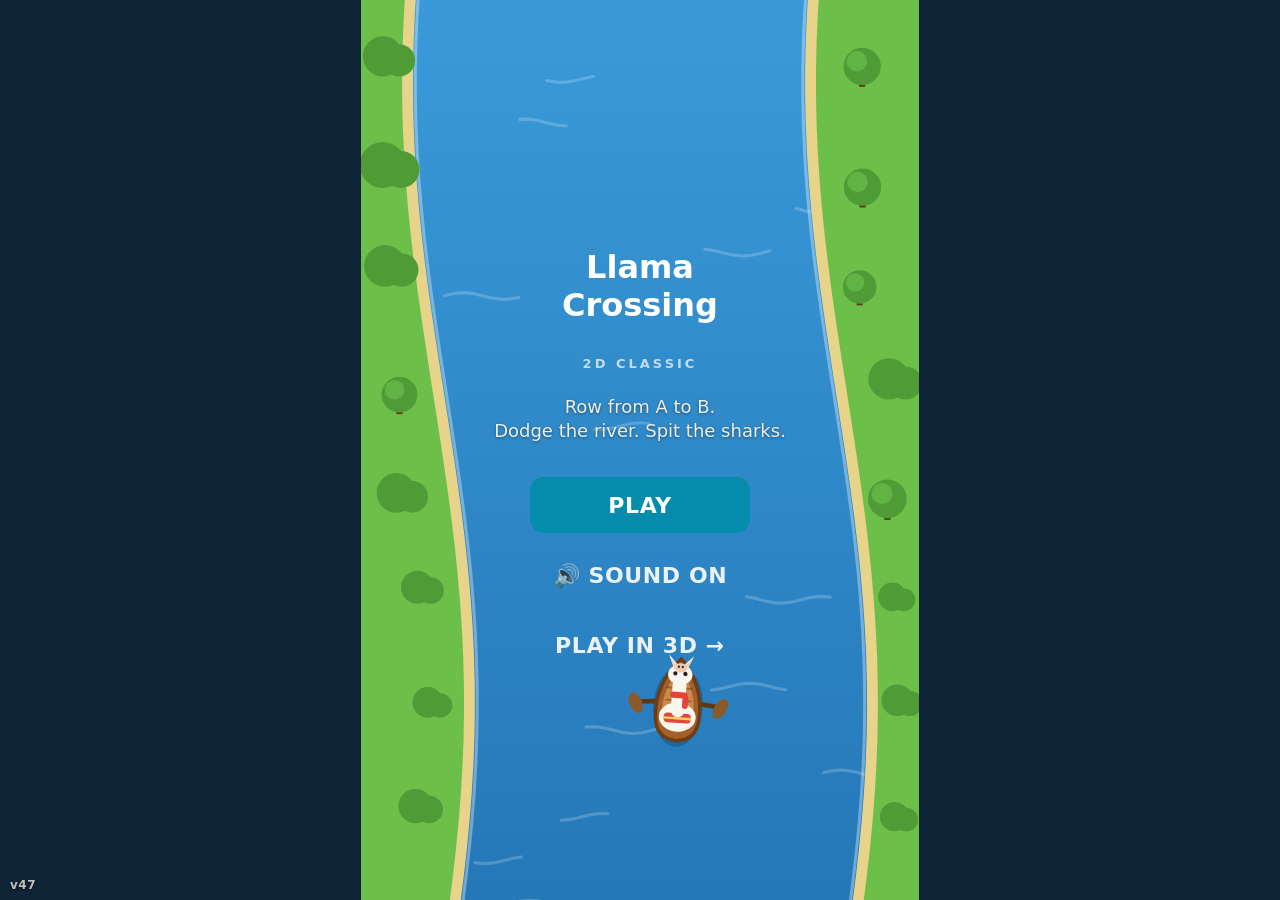
<file: 2d/index.html>
<!DOCTYPE html>
<html lang="en">
<head>
<meta charset="utf-8">
<meta name="viewport" content="width=device-width, initial-scale=1, maximum-scale=1, user-scalable=no, viewport-fit=cover">
<meta name="apple-mobile-web-app-capable" content="yes">
<meta name="mobile-web-app-capable" content="yes">
<meta name="apple-mobile-web-app-status-bar-style" content="black-translucent">
<meta name="theme-color" content="#2a7fc0">
<title>Llama Crossing (2D)</title>
<link rel="icon" href="../icon.svg" type="image/svg+xml">
<link rel="apple-touch-icon" href="../icon.svg">
<link rel="stylesheet" href="../style.css">
</head>
<body>
<canvas id="game"></canvas>

<!-- In-game HUD -->
<div id="hud" class="layer hidden">
  <div id="hearts" class="hud-item" aria-label="Hearts"></div>
  <div class="hud-right">
    <div id="zapped" class="hud-item">🦈 0</div>
    <button id="btn-pause" class="icon-btn" aria-label="Pause">❚❚</button>
  </div>
</div>

<!-- Screens -->
<div id="screen-title" class="layer screen active">
  <h1>Llama<br>Crossing</h1>
  <p class="mode-tag">2D classic</p>
  <p class="tag">Row from A to B.<br>Dodge the river. Spit the sharks.</p>
  <button id="btn-play" class="btn primary">Play</button>
  <button id="btn-mute" class="btn ghost">🔊 Sound on</button>
  <a class="btn ghost" href="../">Play in 3D →</a>
</div>

<div id="screen-levels" class="layer screen">
  <h2>Choose a crossing</h2>
  <div id="level-grid"></div>
  <button id="btn-levels-back" class="btn ghost">Back</button>
</div>

<div id="screen-paused" class="layer screen dim">
  <h2>Paused</h2>
  <button id="btn-resume" class="btn primary">Resume</button>
  <button id="btn-restart" class="btn">Restart</button>
  <button id="btn-quit" class="btn ghost">Level select</button>
</div>

<div id="screen-complete" class="layer screen dim">
  <h2>Made it!</h2>
  <div id="complete-stars" class="stars"></div>
  <p id="complete-info"></p>
  <button id="btn-next" class="btn primary">Next crossing</button>
  <button id="btn-complete-replay" class="btn">Replay</button>
  <button id="btn-complete-levels" class="btn ghost">Level select</button>
</div>

<div id="screen-gameover" class="layer screen dim">
  <h2>Capsized!</h2>
  <p id="gameover-info"></p>
  <button id="btn-retry" class="btn primary">Try again</button>
  <button id="btn-gameover-levels" class="btn ghost">Level select</button>
</div>

<div id="version"></div>
<div id="toast" class="hidden"></div>

<script type="module" src="../js/main2d.js"></script>
</body>
</html>
</file>
<file: style.css>
/*
 * Argonaut United palette, taken from the app's own tokens (src/style.css in
 * PresetLive_Argonauts2026). The app sets din-condensed from an Adobe Fonts
 * kit, which is licensed to its own domains -- see the note in the README --
 * so this uses Barlow Condensed, the fallback the app itself declares.
 */
:root {
  --navy: #021a3b;
  --surface: #0e2549;
  --page: #153756;
  --tab-bar: #153d68;
  --azure: #1884c6;
  --deep-cyan: #058cac;
  --cyan: #22bae7;
  --gold: #c8980a;
  --magenta: #ac2caf;
  --white: #ffffff;

  --ink: var(--navy);
  --cream: var(--white);
  --orange: var(--deep-cyan);
  --orange-dark: #04697f;
  /* The visible slice of the screen, in px, written by js/viewport.js. The
     fallbacks only have to hold for the first paint. */
  --vvw: 100vw;
  --vvh: 100dvh;

  --safe-top: env(safe-area-inset-top, 0px);
  --safe-bottom: env(safe-area-inset-bottom, 0px);
  --safe-left: env(safe-area-inset-left, 0px);
  --safe-right: env(safe-area-inset-right, 0px);
}

* { box-sizing: border-box; }

html {
  margin: 0;
  padding: 0;
  width: 100%;
  height: 100%;
  overflow: hidden;
}

/*
 * The stage. On a phone `position: fixed` resolves against the *large*
 * viewport -- the whole screen, toolbar strip included -- so anything pinned
 * to the bottom ends up behind the browser's own bar and anything stretched
 * to `inset: 0` is taller than what you can see. Body is sized to the visible
 * viewport instead and made the containing block, so the canvas, the HUD and
 * the menus are all centred on the part of the screen the player has.
 */
body {
  position: relative;
  margin: 0;
  padding: 0;
  width: var(--vvw);
  height: var(--vvh);
  overflow: hidden;
  background: var(--navy);
  font-family: "Barlow Condensed", "din-condensed", "DIN Condensed", "Arial Narrow", system-ui, sans-serif;
  color: var(--cream);
  -webkit-tap-highlight-color: transparent;
  -webkit-user-select: none;
  user-select: none;
  -webkit-touch-callout: none;
  overscroll-behavior: none;
  touch-action: none;
}

#game {
  position: absolute;
  left: 0;
  top: 0;
  width: 100%;
  height: 100%;
  display: block;
  touch-action: none;
}

.layer {
  position: absolute;
  inset: 0;
  pointer-events: none;
}
.hidden { display: none !important; }

/* HUD */
#hud {
  display: flex;
  justify-content: space-between;
  align-items: flex-start;
  padding: calc(10px + var(--safe-top)) calc(12px + var(--safe-right)) 0 calc(12px + var(--safe-left));
  height: 0;
}
.hud-right { display: flex; align-items: center; gap: 8px; }
.hud-item {
  pointer-events: none;
  background: rgba(2, 26, 59, 0.66);
  border-radius: 999px;
  padding: 8px 12px;
  font-size: 18px;
  font-weight: 700;
  letter-spacing: 1px;
  text-shadow: 0 1px 2px rgba(0,0,0,.4);
  min-width: 48px;
  text-align: center;
}
#hearts { color: #ff5c6c; }
.icon-btn {
  pointer-events: auto;
  width: 48px; height: 48px;
  border-radius: 50%;
  border: 0;
  background: rgba(2, 26, 59, 0.66);
  color: var(--cream);
  font-size: 16px;
  font-weight: 900;
  cursor: pointer;
}
.icon-btn:active { transform: scale(.94); }

/* Screens */
.screen {
  display: none;
  flex-direction: column;
  align-items: center;
  justify-content: center;
  gap: 14px;
  padding: calc(24px + var(--safe-top)) 24px calc(24px + var(--safe-bottom));
  text-align: center;
  pointer-events: auto;
}
.screen.active { display: flex; }
.screen.dim { background: rgba(2, 26, 59, 0.72); backdrop-filter: blur(3px); -webkit-backdrop-filter: blur(3px); }
/* Lighter, so the llama taking its bow on the dock still reads behind it. */
#screen-complete.dim { background: rgba(2, 26, 59, 0.5); }

/* Explorer Quest wordmark: uppercase condensed over a star, as in the app. */
#brand {
  display: flex;
  flex-direction: column;
  align-items: center;
  gap: 6px;
  margin-bottom: 10px;
}
#brand .wordmark {
  font-size: clamp(44px, 13vw, 68px);
  font-weight: 600;
  line-height: .9;
  letter-spacing: .5px;
  text-transform: uppercase;
  color: var(--white);
  white-space: nowrap;
}
#brand .star { width: .5em; height: .5em; fill: var(--white); }
h2 {
  margin: 0 0 8px;
  font-size: 36px;
  font-weight: 600;
  text-transform: uppercase;
  letter-spacing: .5px;
}
.tag {
  margin: 0 0 20px;
  font-size: 18px;
  line-height: 1.35;
  color: rgba(255, 248, 234, .92);
  text-shadow: 0 1px 3px rgba(0,0,0,.4);
}
p { margin: 0; font-size: 17px; }

.btn {
  pointer-events: auto;
  min-width: 220px;
  min-height: 56px;
  padding: 14px 28px;
  border: 0;
  border-radius: 14px;
  font: inherit;
  font-size: 22px;
  font-weight: 600;
  text-transform: uppercase;
  letter-spacing: .6px;
  color: var(--white);
  background: var(--tab-bar);
  cursor: pointer;
  transition: transform .08s, background .12s;
}
.btn:active { transform: translateY(2px); }
.btn.primary { background: var(--deep-cyan); color: var(--white); }
.btn.primary:active { background: var(--orange-dark); }
.btn.ghost { background: transparent; box-shadow: none; font-weight: 600; opacity: .9; }

/* Level grid */
#level-grid {
  display: grid;
  grid-template-columns: repeat(2, minmax(140px, 1fr));
  gap: 12px;
  width: min(100%, 360px);
  margin-bottom: 8px;
}
.level-card {
  pointer-events: auto;
  min-height: 92px;
  border: 0;
  border-radius: 14px;
  padding: 12px;
  background: var(--surface);
  color: var(--cream);
  font: inherit;
  display: flex;
  flex-direction: column;
  align-items: center;
  justify-content: center;
  gap: 4px;
  box-shadow: 0 4px 0 rgba(0,0,0,.25);
  cursor: pointer;
}
.level-card:active { transform: translateY(3px); box-shadow: none; }
.level-card .num { font-size: 26px; font-weight: 900; }
.level-card .name { font-size: 14px; opacity: .9; }
.level-card .stars { font-size: 15px; letter-spacing: 2px; color: var(--gold); }
.level-card.locked { opacity: .45; cursor: default; }

.stars { font-size: 44px; letter-spacing: 6px; color: var(--gold); }
.stars .off { color: rgba(255,255,255,.25); text-shadow: none; }

#version {
  position: absolute;
  left: calc(10px + var(--safe-left));
  bottom: calc(8px + var(--safe-bottom));
  font-size: 12px;
  font-weight: 700;
  letter-spacing: .5px;
  color: rgba(255, 248, 234, .75);
  text-shadow: 0 1px 3px rgba(0, 0, 0, .6);
  pointer-events: none;
}

#toast {
  position: absolute;
  left: 50%;
  bottom: calc(14% + var(--safe-bottom));
  transform: translateX(-50%);
  background: rgba(2, 26, 59, 0.8);
  padding: 10px 18px;
  border-radius: 999px;
  font-size: 17px;
  font-weight: 700;
  pointer-events: none;
  white-space: nowrap;
  animation: toast-in .3s ease-out;
}
@keyframes toast-in { from { opacity: 0; transform: translate(-50%, 10px); } to { opacity: 1; transform: translate(-50%, 0); } }

/* ---- shared extras: mode tag, cross-links, 3D overlays ---- */
.mode-tag {
  margin: -4px 0 10px;
  font-size: 13px;
  font-weight: 700;
  letter-spacing: 3px;
  text-transform: uppercase;
  opacity: .7;
}
a.btn { text-decoration: none; display: flex; align-items: center; justify-content: center; }

/* Hit flash / whirlpool pull tint (the 3D build has no canvas HUD layer) */
#fx {
  position: absolute;
  inset: 0;
  pointer-events: none;
  opacity: 0;
  background: radial-gradient(ellipse at center, rgba(0,0,0,0) 35%, var(--fx-color, rgba(220,30,30,.85)) 100%);
}

/* A → B progress rail */
#progress {
  position: absolute;
  right: calc(8px + var(--safe-right));
  top: 76px;
  bottom: calc(26px + var(--safe-bottom));
  width: 26px;
  display: flex;
  flex-direction: column;
  align-items: center;
  gap: 4px;
  pointer-events: none;
  font-size: 10px;
  font-weight: 900;
  text-shadow: 0 1px 2px rgba(0,0,0,.5);
}
#progress-track {
  position: relative;
  flex: 1;
  width: 8px;
  border-radius: 999px;
  background: rgba(2, 26, 59, 0.55);
  overflow: visible;
}
#progress-fill {
  position: absolute;
  left: 2px; right: 2px; bottom: 0;
  height: 0%;
  border-radius: 999px;
  background: var(--cyan);
}
#progress-dot {
  position: absolute;
  left: 50%;
  bottom: 0%;
  width: 10px; height: 10px;
  margin-left: -5px; margin-bottom: -5px;
  border-radius: 50%;
  background: var(--cream);
  border: 1.5px solid #6e3d15;
}

/* Model attribution (CC BY requires it to be visible) */
.credit {
  margin-top: 2px;
  max-width: 320px;
  font-size: 12px;
  line-height: 1.35;
  opacity: .72;
}
.credit a { color: inherit; pointer-events: auto; }

/*
 * Short stages: a phone turned sideways, or a browser whose toolbars eat most
 * of the height. The menu block is taller than the stage there, so it spills
 * past both edges and stops reading as centred -- and the CC BY credit line,
 * which the model licences require to stay visible, is the first thing to go
 * off the bottom. Tighten it until it fits.
 */
@media (max-height: 560px) {
  .screen {
    gap: 8px;
    padding-top: calc(10px + var(--safe-top));
    padding-bottom: calc(10px + var(--safe-bottom));
  }
  #brand { gap: 2px; margin-bottom: 2px; }
  #brand .wordmark { font-size: clamp(28px, 9vh, 46px); }
  h2 { font-size: 26px; margin-bottom: 4px; }
  .tag { margin: 0 0 8px; font-size: 15px; }
  .mode-tag { margin: -2px 0 4px; }
  .btn { min-width: 190px; min-height: 44px; padding: 9px 22px; font-size: 18px; }
  .stars { font-size: 30px; letter-spacing: 4px; }
  .credit { font-size: 11px; max-width: 420px; }
  /* Three across instead of two: two rows of cards fit, three do not. */
  #level-grid {
    gap: 8px;
    grid-template-columns: repeat(3, minmax(90px, 1fr));
    width: min(100%, 480px);
  }
  .level-card { min-height: 64px; padding: 8px; }
  .level-card .name { font-size: 12px; }
  .level-card .num { font-size: 21px; }
}

/* Back to the Explorer Quest app, on every menu when the game was opened from it */
.btn.eq-return { background: var(--gold, #c8980a); color: #021a3b; }
</file>
